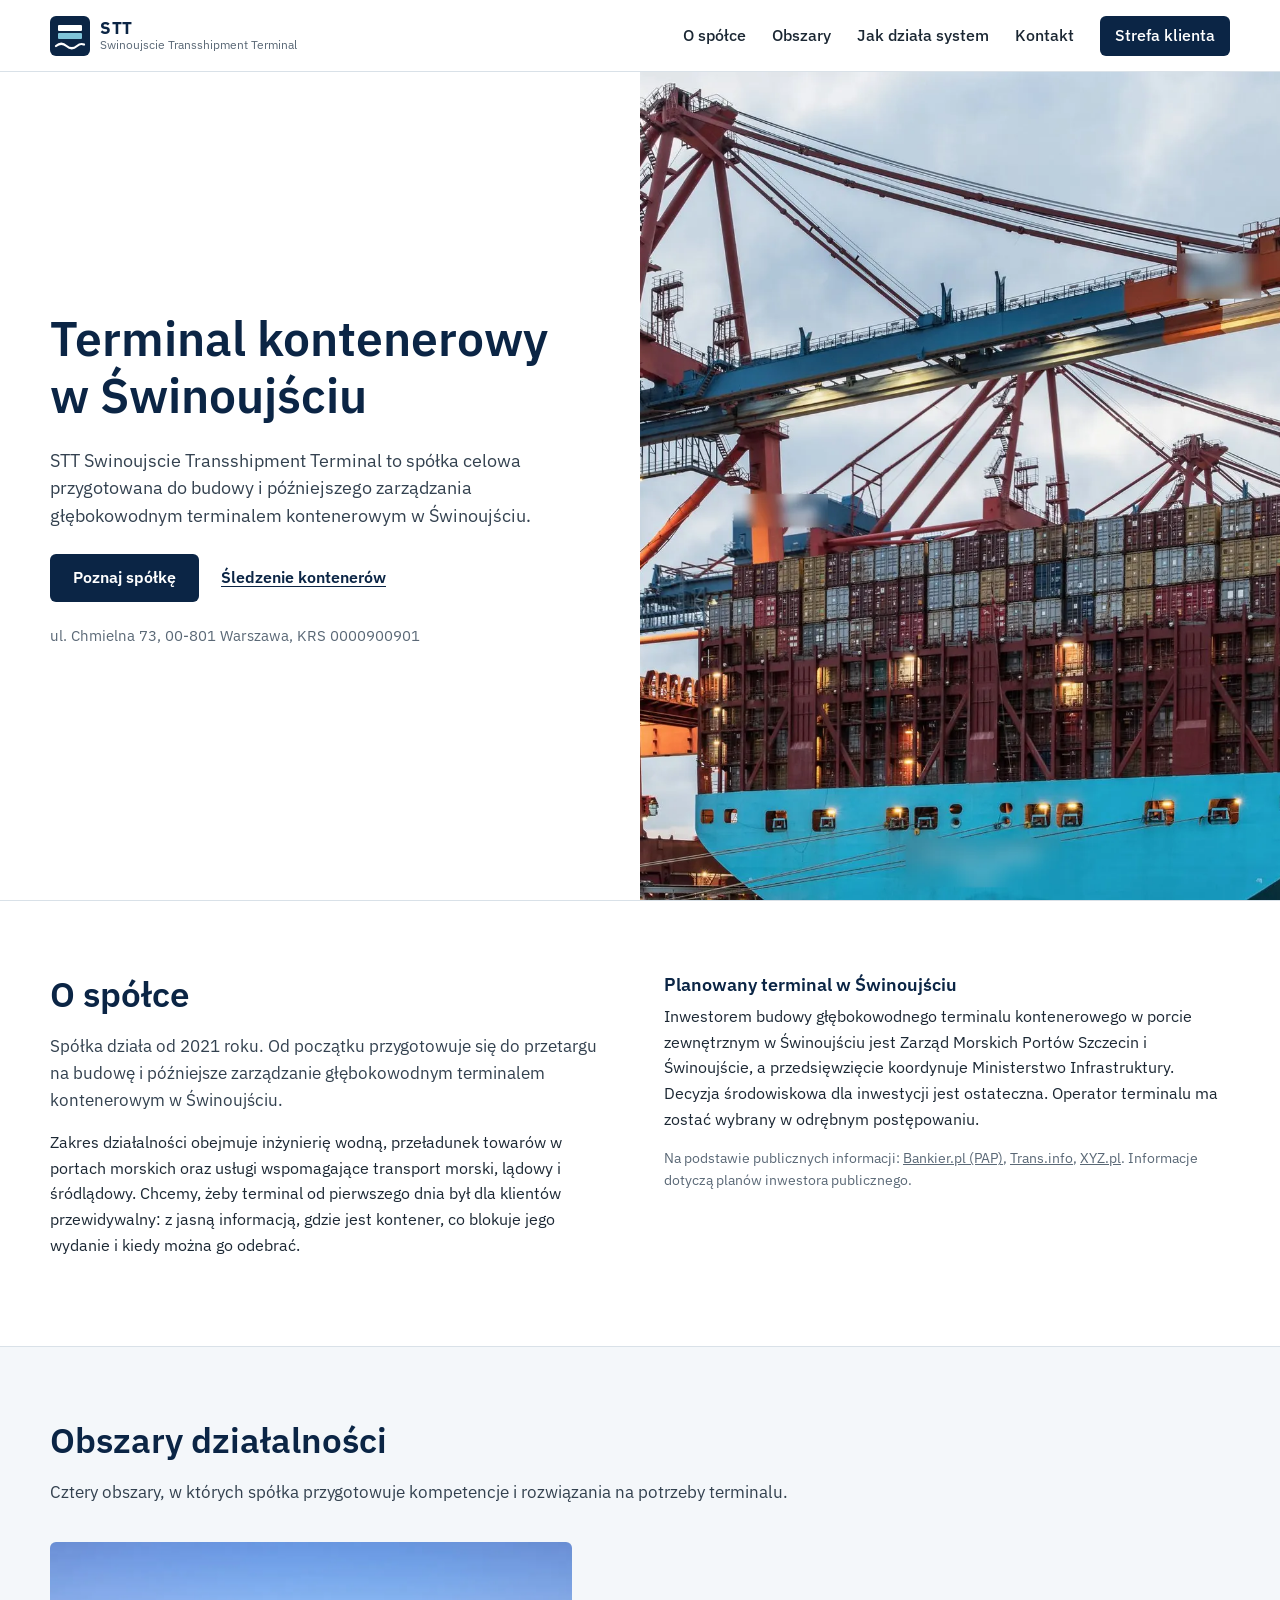
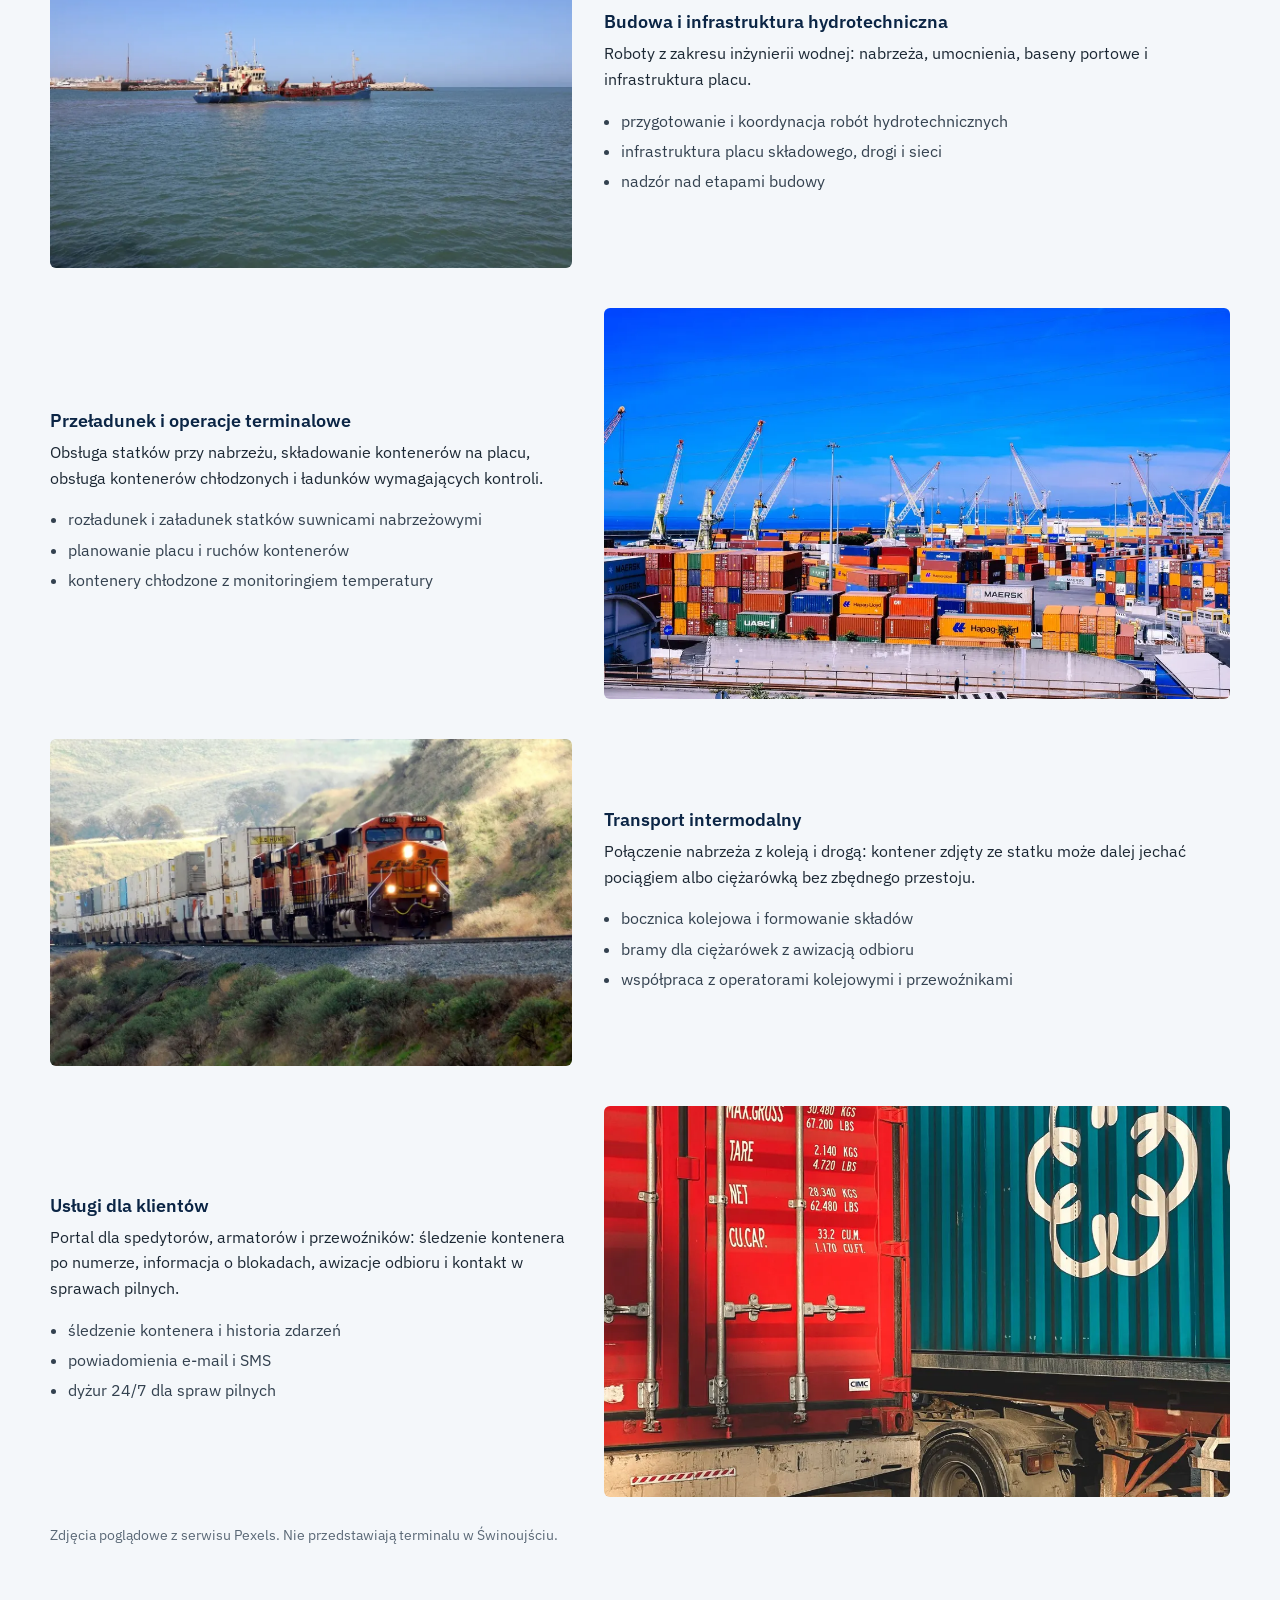
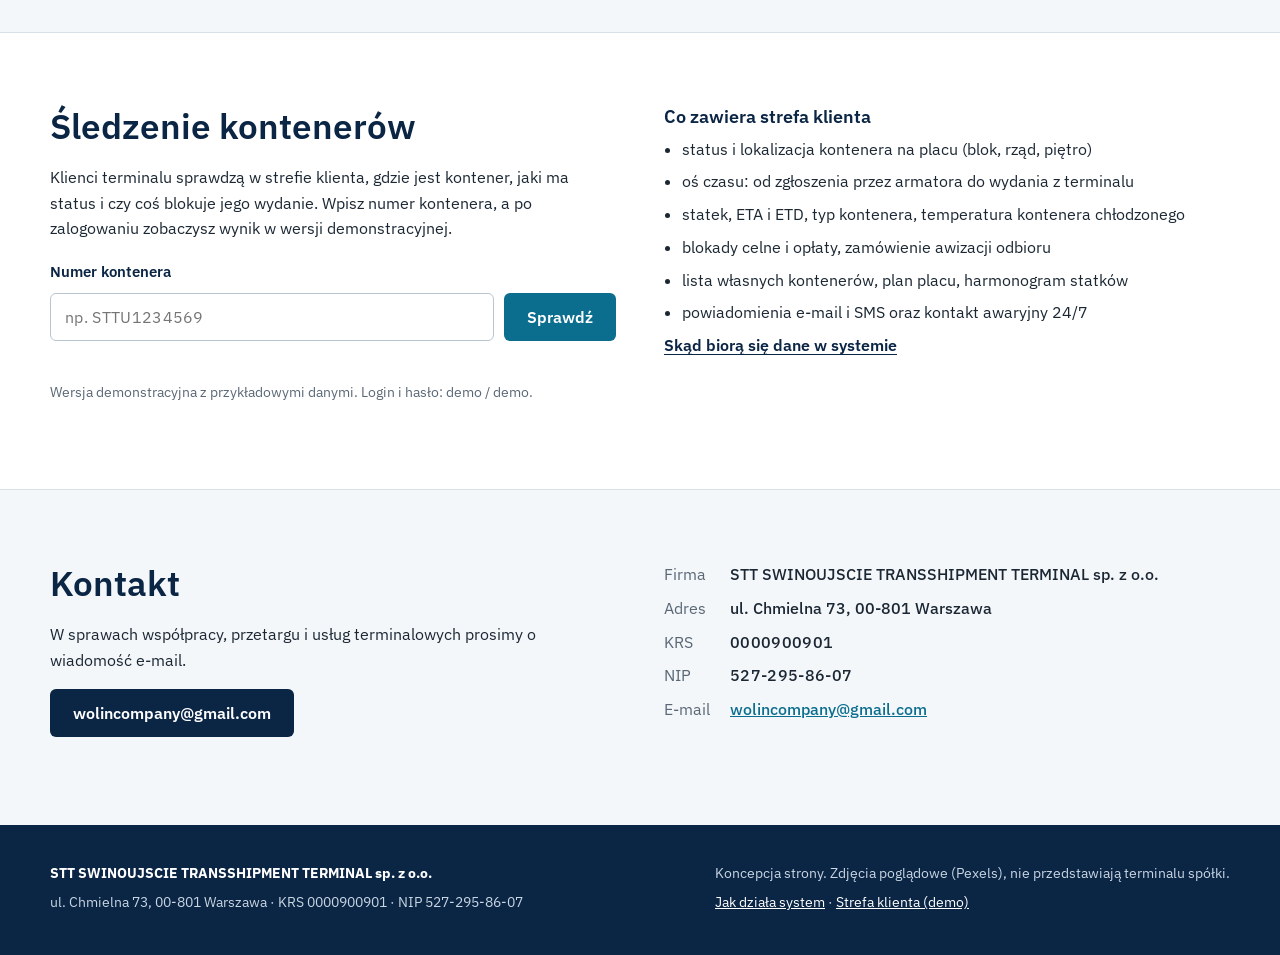
<file: index.html>
<!doctype html>
<html lang="pl">
<head>
<meta charset="utf-8">
<meta name="viewport" content="width=device-width, initial-scale=1, viewport-fit=cover">
<meta name="robots" content="noindex, nofollow">
<title>STT Swinoujscie Transshipment Terminal sp. z o.o.</title>
<meta name="description" content="Spółka celowa przygotowana do budowy i obsługi głębokowodnego terminalu kontenerowego w Świnoujściu. Strefa klienta ze śledzeniem kontenerów.">
<meta property="og:title" content="STT Swinoujscie Transshipment Terminal">
<meta property="og:description" content="Budowa i obsługa terminalu kontenerowego w Świnoujściu. Śledzenie kontenerów dla klientów.">
<meta property="og:image" content="img/og.jpg">
<link rel="icon" href="img/favicon.png">
<link rel="preconnect" href="https://fonts.googleapis.com">
<link rel="preconnect" href="https://fonts.gstatic.com" crossorigin>
<link href="https://fonts.googleapis.com/css2?family=IBM+Plex+Sans:wght@400;500;600&display=swap" rel="stylesheet">
<link rel="preload" as="image" href="img/hero.webp">
<link rel="stylesheet" href="style.css">
<script type="application/ld+json">
{"@context":"https://schema.org","@type":"Organization","name":"STT SWINOUJSCIE TRANSSHIPMENT TERMINAL sp. z o.o.","email":"wolincompany@gmail.com","taxID":"5272958607","address":{"@type":"PostalAddress","streetAddress":"ul. Chmielna 73","postalCode":"00-801","addressLocality":"Warszawa","addressCountry":"PL"}}
</script>
</head>
<body>
<header class="top">
  <div class="wrap">
    <a class="logo" href="index.html" aria-label="STT, strona główna">
      <svg width="40" height="40" viewBox="0 0 40 40" aria-hidden="true"><rect width="40" height="40" rx="6" fill="#0b2545"/><rect x="8" y="9" width="24" height="6" rx="1" fill="#fff"/><rect x="8" y="17" width="24" height="6" rx="1" fill="#7fc3d9"/><path d="M6 30c3.5-3 7-3 10.5 0s7 3 10.5 0 5-2.4 7-1.4" fill="none" stroke="#fff" stroke-width="2.2" stroke-linecap="round"/></svg>
      <div><b>STT</b><span>Swinoujscie Transshipment Terminal</span></div>
    </a>
    <button id="burger" aria-label="Menu" aria-expanded="false" aria-controls="menu"><span></span></button>
    <nav class="menu" id="menu">
      <a href="#spolka">O spółce</a>
      <a href="#obszary">Obszary</a>
      <a href="system.html">Jak działa system</a>
      <a href="#kontakt">Kontakt</a>
      <a class="btn btn-g btn-s" href="portal.html">Strefa klienta</a>
    </nav>
  </div>
</header>

<main>
  <section class="hero" id="start">
    <div class="hero-foto"><img src="img/hero.webp" alt="Kontenerowiec przy nabrzeżu pod suwnicami (zdjęcie poglądowe)" width="1920" height="1280" fetchpriority="high"></div>
    <div class="hero-in">
      <h1>Terminal kontenerowy w Świnoujściu</h1>
      <p class="lead">STT Swinoujscie Transshipment Terminal to spółka celowa przygotowana do budowy i późniejszego zarządzania głębokowodnym terminalem kontenerowym w Świnoujściu.</p>
      <div class="akcje">
        <a class="btn btn-g" href="#spolka" id="hero-cta">Poznaj spółkę</a>
        <a class="link" href="portal.html">Śledzenie kontenerów</a>
      </div>
      <p class="info">ul. Chmielna 73, 00-801 Warszawa, KRS 0000900901</p>
    </div>
  </section>

  <section class="sek" id="spolka">
    <div class="wrap dwie">
      <div>
        <h2>O spółce</h2>
        <p class="wstep">Spółka działa od 2021 roku. Od początku przygotowuje się do przetargu na budowę i późniejsze zarządzanie głębokowodnym terminalem kontenerowym w Świnoujściu.</p>
        <p>Zakres działalności obejmuje inżynierię wodną, przeładunek towarów w portach morskich oraz usługi wspomagające transport morski, lądowy i śródlądowy. Chcemy, żeby terminal od pierwszego dnia był dla klientów przewidywalny: z jasną informacją, gdzie jest kontener, co blokuje jego wydanie i kiedy można go odebrać.</p>
      </div>
      <div>
        <h3>Planowany terminal w Świnoujściu</h3>
        <p>Inwestorem budowy głębokowodnego terminalu kontenerowego w porcie zewnętrznym w Świnoujściu jest Zarząd Morskich Portów Szczecin i Świnoujście, a przedsięwzięcie koordynuje Ministerstwo Infrastruktury. Decyzja środowiskowa dla inwestycji jest ostateczna. Operator terminalu ma zostać wybrany w odrębnym postępowaniu.</p>
        <p class="przypis">Na podstawie publicznych informacji: <a href="https://www.bankier.pl/wiadomosc/Terminal-kontenerowy-w-Swinoujsciu-Decyzja-srodowiskowa-jest-ostateczna-8886339.html" target="_blank" rel="noopener">Bankier.pl (PAP)</a>, <a href="https://trans.info/pl/glebokowodny-terminal-kontenerowy-w-swinoujsciu-ofni-352496" target="_blank" rel="noopener">Trans.info</a>, <a href="https://xyz.pl/?p=133083" target="_blank" rel="noopener">XYZ.pl</a>. Informacje dotyczą planów inwestora publicznego.</p>
      </div>
    </div>
  </section>

  <section class="sek jasna" id="obszary">
    <div class="wrap">
      <h2>Obszary działalności</h2>
      <p class="wstep">Cztery obszary, w których spółka przygotowuje kompetencje i rozwiązania na potrzeby terminalu.</p>
      <div class="obszary">
        <article class="obszar">
          <div class="obszar-foto"><img src="img/hydro.webp" alt="Pogłębiarka na morzu" loading="lazy" width="1100" height="733"></div>
          <div>
            <h3>Budowa i infrastruktura hydrotechniczna</h3>
            <p>Roboty z zakresu inżynierii wodnej: nabrzeża, umocnienia, baseny portowe i infrastruktura placu.</p>
            <ul><li>przygotowanie i koordynacja robót hydrotechnicznych</li><li>infrastruktura placu składowego, drogi i sieci</li><li>nadzór nad etapami budowy</li></ul>
          </div>
        </article>
        <article class="obszar">
          <div class="obszar-foto"><img src="img/przeladunek.webp" alt="Plac kontenerowy z suwnicami nabrzeżowymi" loading="lazy" width="1100" height="733"></div>
          <div>
            <h3>Przeładunek i operacje terminalowe</h3>
            <p>Obsługa statków przy nabrzeżu, składowanie kontenerów na placu, obsługa kontenerów chłodzonych i ładunków wymagających kontroli.</p>
            <ul><li>rozładunek i załadunek statków suwnicami nabrzeżowymi</li><li>planowanie placu i ruchów kontenerów</li><li>kontenery chłodzone z monitoringiem temperatury</li></ul>
          </div>
        </article>
        <article class="obszar">
          <div class="obszar-foto"><img src="img/intermodal.webp" alt="Pociąg z kontenerami" loading="lazy" width="1100" height="825"></div>
          <div>
            <h3>Transport intermodalny</h3>
            <p>Połączenie nabrzeża z koleją i drogą: kontener zdjęty ze statku może dalej jechać pociągiem albo ciężarówką bez zbędnego przestoju.</p>
            <ul><li>bocznica kolejowa i formowanie składów</li><li>bramy dla ciężarówek z awizacją odbioru</li><li>współpraca z operatorami kolejowymi i przewoźnikami</li></ul>
          </div>
        </article>
        <article class="obszar">
          <div class="obszar-foto"><img src="img/brama.webp" alt="Ciężarówka z kontenerem" loading="lazy" width="1100" height="1467" style="object-position:50% 60%"></div>
          <div>
            <h3>Usługi dla klientów</h3>
            <p>Portal dla spedytorów, armatorów i przewoźników: śledzenie kontenera po numerze, informacja o blokadach, awizacje odbioru i kontakt w sprawach pilnych.</p>
            <ul><li>śledzenie kontenera i historia zdarzeń</li><li>powiadomienia e-mail i SMS</li><li>dyżur 24/7 dla spraw pilnych</li></ul>
          </div>
        </article>
      </div>
      <p class="przypis" style="margin-top:28px">Zdjęcia poglądowe z serwisu Pexels. Nie przedstawiają terminalu w Świnoujściu.</p>
    </div>
  </section>

  <section class="sek" id="sledzenie">
    <div class="wrap dwie">
      <div>
        <h2>Śledzenie kontenerów</h2>
        <p>Klienci terminalu sprawdzą w strefie klienta, gdzie jest kontener, jaki ma status i czy coś blokuje jego wydanie. Wpisz numer kontenera, a po zalogowaniu zobaczysz wynik w wersji demonstracyjnej.</p>
        <form class="sledz-pub" id="pub-form" novalidate>
          <label class="et" for="pub-nr" style="flex:1 1 100%;margin:0">Numer kontenera</label>
          <input class="pole num" id="pub-nr" name="nr" placeholder="np. STTU1234569" autocomplete="off" maxlength="13" spellcheck="false">
          <button class="btn btn-m" type="submit">Sprawdź</button>
        </form>
        <p class="komunikat" id="pub-kom" aria-live="polite"></p>
        <p class="przypis">Wersja demonstracyjna z przykładowymi danymi. Login i hasło: demo / demo.</p>
      </div>
      <div>
        <h3>Co zawiera strefa klienta</h3>
        <ul class="lista-funkcji">
          <li>status i lokalizacja kontenera na placu (blok, rząd, piętro)</li>
          <li>oś czasu: od zgłoszenia przez armatora do wydania z terminalu</li>
          <li>statek, ETA i ETD, typ kontenera, temperatura kontenera chłodzonego</li>
          <li>blokady celne i opłaty, zamówienie awizacji odbioru</li>
          <li>lista własnych kontenerów, plan placu, harmonogram statków</li>
          <li>powiadomienia e-mail i SMS oraz kontakt awaryjny 24/7</li>
        </ul>
        <p><a class="link" href="system.html">Skąd biorą się dane w systemie</a></p>
      </div>
    </div>
  </section>

  <section class="sek jasna" id="kontakt">
    <div class="wrap dwie">
      <div>
        <h2>Kontakt</h2>
        <p>W sprawach współpracy, przetargu i usług terminalowych prosimy o wiadomość e-mail.</p>
        <p><a class="btn btn-g" href="mailto:wolincompany@gmail.com">wolincompany@gmail.com</a></p>
      </div>
      <dl class="dane">
        <dt>Firma</dt><dd>STT SWINOUJSCIE TRANSSHIPMENT TERMINAL sp. z o.o.</dd>
        <dt>Adres</dt><dd>ul. Chmielna 73, 00-801 Warszawa</dd>
        <dt>KRS</dt><dd class="num">0000900901</dd>
        <dt>NIP</dt><dd class="num">527-295-86-07</dd>
        <dt>E-mail</dt><dd><a href="mailto:wolincompany@gmail.com">wolincompany@gmail.com</a></dd>
      </dl>
    </div>
  </section>
</main>

<footer class="stopka">
  <div class="wrap">
    <div>
      <p><b style="color:#fff">STT SWINOUJSCIE TRANSSHIPMENT TERMINAL sp. z o.o.</b></p>
      <p>ul. Chmielna 73, 00-801 Warszawa · KRS 0000900901 · NIP 527-295-86-07</p>
    </div>
    <div>
      <p>Koncepcja strony. Zdjęcia poglądowe (Pexels), nie przedstawiają terminalu spółki.</p>
      <p><a href="system.html">Jak działa system</a> · <a href="portal.html">Strefa klienta (demo)</a></p>
    </div>
  </div>
</footer>

<div id="mob">
  <a class="btn btn-o" href="mailto:wolincompany@gmail.com">E-mail</a>
  <a class="btn btn-g" href="portal.html">Strefa klienta</a>
</div>
<script src="iso6346.js"></script>
<script src="app.js"></script>
</body>
</html>
</file>
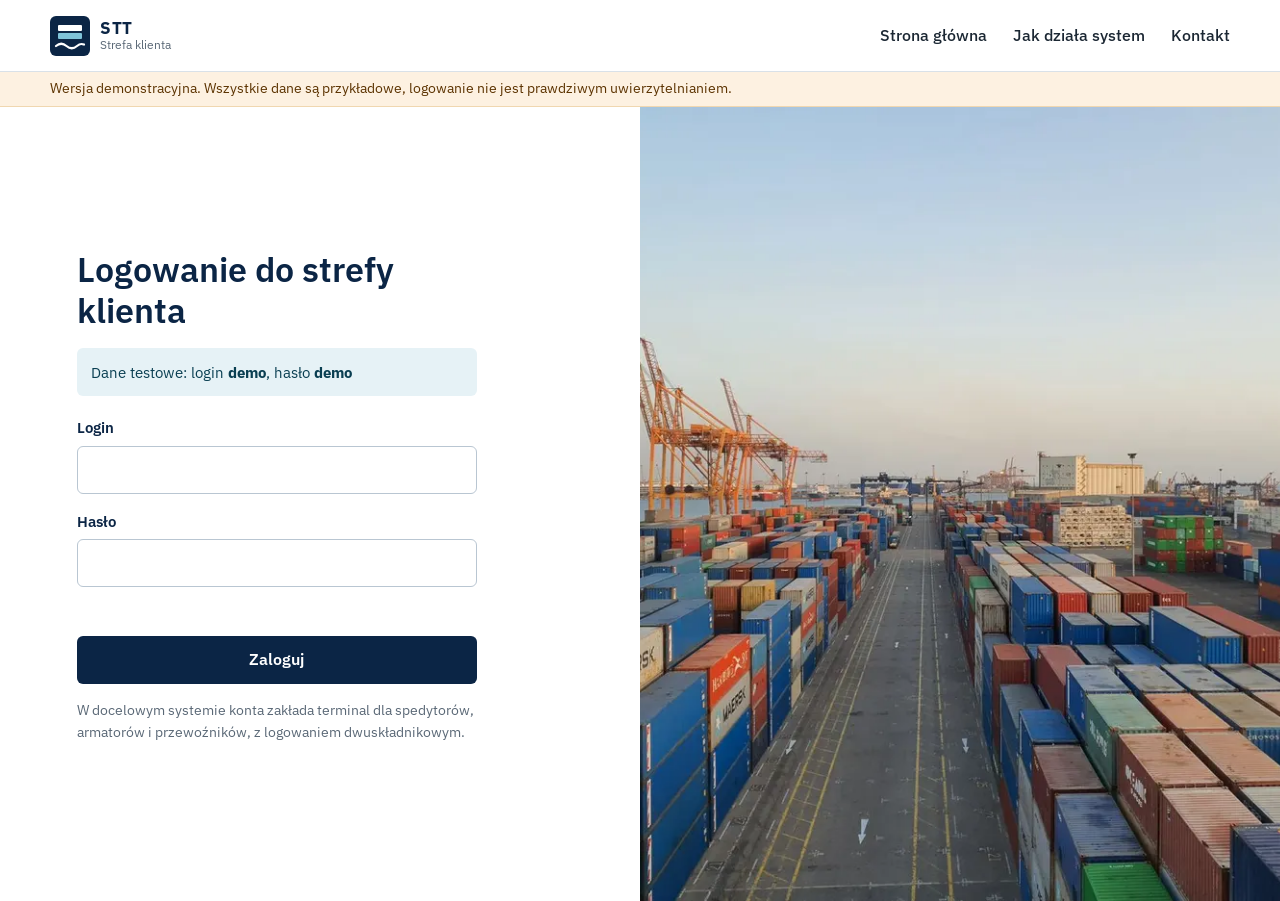
<file: portal.html>
<!doctype html>
<html lang="pl">
<head>
<meta charset="utf-8">
<meta name="viewport" content="width=device-width, initial-scale=1, viewport-fit=cover">
<meta name="robots" content="noindex, nofollow">
<title>Strefa klienta (demo) | STT Swinoujscie Transshipment Terminal</title>
<meta name="description" content="Wersja demonstracyjna strefy klienta: śledzenie kontenera, moje kontenery, plan placu, harmonogram statków.">
<link rel="icon" href="img/favicon.png">
<link rel="preconnect" href="https://fonts.googleapis.com">
<link rel="preconnect" href="https://fonts.gstatic.com" crossorigin>
<link href="https://fonts.googleapis.com/css2?family=IBM+Plex+Sans:wght@400;500;600&display=swap" rel="stylesheet">
<link rel="stylesheet" href="style.css">
</head>
<body class="strona-portal">
<header class="top">
  <div class="wrap">
    <a class="logo" href="index.html" aria-label="STT, strona główna">
      <svg width="40" height="40" viewBox="0 0 40 40" aria-hidden="true"><rect width="40" height="40" rx="6" fill="#0b2545"/><rect x="8" y="9" width="24" height="6" rx="1" fill="#fff"/><rect x="8" y="17" width="24" height="6" rx="1" fill="#7fc3d9"/><path d="M6 30c3.5-3 7-3 10.5 0s7 3 10.5 0 5-2.4 7-1.4" fill="none" stroke="#fff" stroke-width="2.2" stroke-linecap="round"/></svg>
      <div><b>STT</b><span>Strefa klienta</span></div>
    </a>
    <button id="burger" aria-label="Menu" aria-expanded="false" aria-controls="menu"><span></span></button>
    <nav class="menu" id="menu">
      <a href="index.html">Strona główna</a>
      <a href="system.html">Jak działa system</a>
      <a href="index.html#kontakt">Kontakt</a>
      <a href="#" id="wyloguj-menu" hidden>Wyloguj</a>
    </nav>
  </div>
</header>
<div class="demo-pas"><div class="wrap"><span>Wersja demonstracyjna. Wszystkie dane są przykładowe, logowanie nie jest prawdziwym uwierzytelnianiem.</span></div></div>

<main>
  <!-- LOGOWANIE -->
  <section class="logowanie" id="ekran-log">
    <div class="log-in">
      <form id="log-form" novalidate>
        <h1>Logowanie do strefy klienta</h1>
        <p class="podpowiedz">Dane testowe: login <b>demo</b>, hasło <b>demo</b></p>
        <div class="f-rzad"><label class="et" for="login">Login</label><input class="pole" id="login" name="login" autocomplete="username" autocapitalize="none" spellcheck="false"></div>
        <div class="f-rzad"><label class="et" for="haslo">Hasło</label><input class="pole" id="haslo" name="haslo" type="password" autocomplete="current-password"></div>
        <p class="komunikat" id="log-kom" aria-live="polite"></p>
        <button class="btn btn-g" type="submit" style="width:100%">Zaloguj</button>
        <p class="przypis" style="margin-top:16px">W docelowym systemie konta zakłada terminal dla spedytorów, armatorów i przewoźników, z logowaniem dwuskładnikowym.</p>
      </form>
    </div>
    <div class="log-foto"><img src="img/plac.webp" alt="Plac kontenerowy (zdjęcie poglądowe)" width="1100" height="825"></div>
  </section>

  <!-- PORTAL -->
  <section class="portal" id="ekran-portal" hidden>
    <aside class="boczne">
      <div class="kto"><b>Spedycja Przykładowa sp. z o.o.</b>konto demonstracyjne</div>
      <div class="zakl" role="tablist" aria-label="Sekcje strefy klienta">
        <button role="tab" aria-selected="true" data-p="sledz"><svg width="18" height="18" viewBox="0 0 24 24" fill="none" stroke="currentColor" stroke-width="2"><circle cx="11" cy="11" r="7"/><path d="m20 20-4-4"/></svg>Śledź kontener</button>
        <button role="tab" aria-selected="false" data-p="moje"><svg width="18" height="18" viewBox="0 0 24 24" fill="none" stroke="currentColor" stroke-width="2"><rect x="3" y="6" width="18" height="12" rx="1"/><path d="M8 6v12M13 6v12"/></svg>Moje kontenery</button>
        <button role="tab" aria-selected="false" data-p="mapa"><svg width="18" height="18" viewBox="0 0 24 24" fill="none" stroke="currentColor" stroke-width="2"><path d="M3 6l6-2 6 2 6-2v14l-6 2-6-2-6 2z"/><path d="M9 4v14M15 6v14"/></svg>Plan placu</button>
        <button role="tab" aria-selected="false" data-p="statki"><svg width="18" height="18" viewBox="0 0 24 24" fill="none" stroke="currentColor" stroke-width="2"><path d="M3 15h18l-2 5H5z"/><path d="M6 15V9h12v6M10 9V5h4v4"/></svg>Harmonogram statków</button>
        <button role="tab" aria-selected="false" data-p="powiad"><svg width="18" height="18" viewBox="0 0 24 24" fill="none" stroke="currentColor" stroke-width="2"><path d="M6 16V11a6 6 0 1 1 12 0v5l2 2H4z"/><path d="M10 20a2 2 0 0 0 4 0"/></svg>Powiadomienia</button>
        <button role="tab" aria-selected="false" data-p="kontakt"><svg width="18" height="18" viewBox="0 0 24 24" fill="none" stroke="currentColor" stroke-width="2"><path d="M5 4h4l2 5-3 2a11 11 0 0 0 5 5l2-3 5 2v4a2 2 0 0 1-2 2A17 17 0 0 1 3 6a2 2 0 0 1 2-2"/></svg>Kontakt 24/7</button>
      </div>
      <div class="wyloguj"><button class="btn btn-o btn-s" id="wyloguj" type="button">Wyloguj</button></div>
    </aside>

    <div class="tresc">
      <!-- SLEDZ -->
      <div class="panel" id="p-sledz" role="tabpanel">
        <h1>Śledź kontener</h1>
        <p class="pod">Numer kontenera wg ISO 6346: 4 litery i 7 cyfr, ostatnia to cyfra kontrolna.</p>
        <form class="szuk" id="szuk-form" novalidate>
          <label class="et" for="nr" style="flex:1 1 100%;margin:0">Numer kontenera</label>
          <input class="pole" id="nr" name="nr" placeholder="np. STTU 123456 9" autocomplete="off" maxlength="15" spellcheck="false" aria-describedby="szuk-kom">
          <button class="btn btn-m" type="submit">Szukaj</button>
        </form>
        <div class="przyklady">Przykładowe numery: <button type="button" data-nr="STTU1234569">STTU 123456 9</button><button type="button" data-nr="BALU7654328">BALU 765432 8</button><button type="button" data-nr="PMRU3011221">PMRU 301122 1</button></div>
        <p class="komunikat" id="szuk-kom" aria-live="polite"></p>
        <div class="wynik" id="wynik" hidden></div>
      </div>

      <!-- MOJE -->
      <div class="panel" id="p-moje" role="tabpanel" hidden>
        <h1>Moje kontenery</h1>
        <p class="pod">Kontenery przypisane do konta (dane przykładowe). Kliknij wiersz, aby zobaczyć szczegóły.</p>
        <table class="tab" id="tab-moje">
          <thead><tr><th>Numer</th><th>Typ</th><th>Kierunek</th><th>Statek</th><th>Status</th><th>Lokalizacja</th></tr></thead>
          <tbody></tbody>
        </table>
      </div>

      <!-- MAPA -->
      <div class="panel" id="p-mapa" role="tabpanel" hidden>
        <h1>Plan placu</h1>
        <p class="pod">Schemat poglądowy, nie jest projektem terminalu. Kliknij blok, aby zobaczyć opis i kontenery.</p>
        <div class="mapa-wrap">
          <div id="mapa-svg"></div>
          <div>
            <div class="boks" id="mapa-info"><h3>Wybierz blok na planie</h3><p class="przypis" style="margin:0">Kolorem morskim zaznaczone są bloki z Twoimi kontenerami.</p></div>
            <div class="legenda">
              <div><i style="background:#c9d7e3"></i>blok kontenerów pełnych</div>
              <div><i style="background:#cfe7d8"></i>kontenery chłodzone (gniazda zasilania)</div>
              <div><i style="background:#ece3d2"></i>kontenery puste</div>
              <div><i style="background:#0b6e8f"></i>blok z Twoim kontenerem</div>
              <div><i style="background:#f3d9a8"></i>kontrola celna</div>
            </div>
          </div>
        </div>
      </div>

      <!-- STATKI -->
      <div class="panel" id="p-statki" role="tabpanel" hidden>
        <h1>Harmonogram statków</h1>
        <p class="pod">Przykładowy harmonogram. ETA aktualizowana na podstawie pozycji statku z systemu AIS.</p>
        <table class="tab bez-klik" id="tab-statki">
          <thead><tr><th>Statek</th><th>Rejs</th><th>Nabrzeże</th><th>ETA</th><th>ETD</th><th>Zamknięcie przyjęć</th><th>Status</th></tr></thead>
          <tbody></tbody>
        </table>
      </div>

      <!-- POWIADOMIENIA -->
      <div class="panel" id="p-powiad" role="tabpanel" hidden>
        <h1>Powiadomienia</h1>
        <p class="pod">Wybierz zdarzenia, o których chcesz dostać wiadomość. W wersji demo nic nie jest wysyłane.</p>
        <div class="dwie" style="gap:24px">
          <div class="boks">
            <h3>Dane kontaktowe</h3>
            <div class="f-rzad"><label class="et" for="pw-mail">E-mail</label><input class="pole" id="pw-mail" type="email" value="operacje@spedycja-przyklad.pl"></div>
            <div class="f-rzad" style="margin:0"><label class="et" for="pw-tel">Telefon do SMS</label><input class="pole" id="pw-tel" type="tel" value="+48 600 000 000"></div>
          </div>
          <div class="boks" id="pw-lista"></div>
        </div>
        <button class="btn btn-g" type="button" id="pw-zapisz">Zapisz ustawienia</button>
      </div>

      <!-- KONTAKT -->
      <div class="panel" id="p-kontakt" role="tabpanel" hidden>
        <h1>Kontakt awaryjny 24/7</h1>
        <p class="pod">Dyżur operacyjny terminalu w sprawach, które nie mogą czekać. Numery poniżej są przykładowe.</p>
        <div class="dwie" style="gap:24px">
          <div class="boks awaria">
            <h3>Dyżur operacyjny</h3>
            <p class="tel">+48 91 000 00 00</p>
            <p style="margin:0">dyzur@przyklad-terminal.pl<br>czynne całą dobę, także w święta</p>
          </div>
          <div class="boks">
            <h3>Kiedy dzwonić na dyżur</h3>
            <ul class="lista-funkcji" style="margin:0">
              <li>alarm temperatury lub zasilania kontenera chłodzonego</li>
              <li>uszkodzenie kontenera albo naruszona plomba</li>
              <li>towar niebezpieczny (ADR, IMDG), wyciek</li>
              <li>pilne wydanie poza oknem awizacji</li>
            </ul>
          </div>
        </div>
        <div class="boks" style="max-width:640px">
          <h3>Zgłoś sprawę pilną</h3>
          <form id="zgl-form" novalidate>
            <div class="f-rzad"><label class="et" for="zgl-nr">Numer kontenera (opcjonalnie)</label><input class="pole num" id="zgl-nr" maxlength="15" placeholder="np. BALU7654328"></div>
            <div class="f-rzad"><label class="et" for="zgl-opis">Opis</label><textarea class="pole" id="zgl-opis" rows="3" style="padding:10px 14px;min-height:90px;resize:vertical"></textarea></div>
            <p class="komunikat" id="zgl-kom" aria-live="polite"></p>
            <button class="btn btn-g" type="submit">Wyślij zgłoszenie (demo)</button>
          </form>
        </div>
      </div>
    </div>
  </section>
</main>

<div class="okno-tlo" id="okno-aw" hidden>
  <div class="okno" role="dialog" aria-modal="true" aria-labelledby="aw-tyt">
    <h2 id="aw-tyt">Awizacja odbioru</h2>
    <p class="przypis" id="aw-kont"></p>
    <form id="aw-form" novalidate>
      <div class="rzad2">
        <div class="f-rzad"><label class="et" for="aw-dzien">Dzień</label><select class="pole" id="aw-dzien"></select></div>
        <div class="f-rzad"><label class="et" for="aw-okno">Okno czasowe</label><select class="pole" id="aw-okno"><option>06:00-08:00</option><option>08:00-10:00</option><option selected>10:00-12:00</option><option>12:00-14:00</option><option>14:00-16:00</option><option>16:00-18:00</option><option>18:00-20:00</option></select></div>
      </div>
      <div class="rzad2">
        <div class="f-rzad"><label class="et" for="aw-rej">Nr rejestracyjny</label><input class="pole" id="aw-rej" placeholder="np. ZS 12345" autocapitalize="characters"></div>
        <div class="f-rzad"><label class="et" for="aw-nacz">Naczepa</label><input class="pole" id="aw-nacz" placeholder="np. ZS 9876A" autocapitalize="characters"></div>
      </div>
      <div class="f-rzad"><label class="et" for="aw-kier">Kierowca</label><input class="pole" id="aw-kier" placeholder="imię i nazwisko"></div>
      <p class="komunikat" id="aw-kom" aria-live="polite"></p>
      <div id="aw-potw"></div>
      <div class="stopka-okna"><button class="btn btn-o" type="button" id="aw-zamknij">Zamknij</button><button class="btn btn-g" type="submit" id="aw-wyslij">Zamów awizację</button></div>
    </form>
  </div>
</div>
<div class="toast" id="toast" hidden></div>
<script src="iso6346.js"></script>
<script src="app.js"></script>
<script src="portal.js"></script>
</body>
</html>
</file>
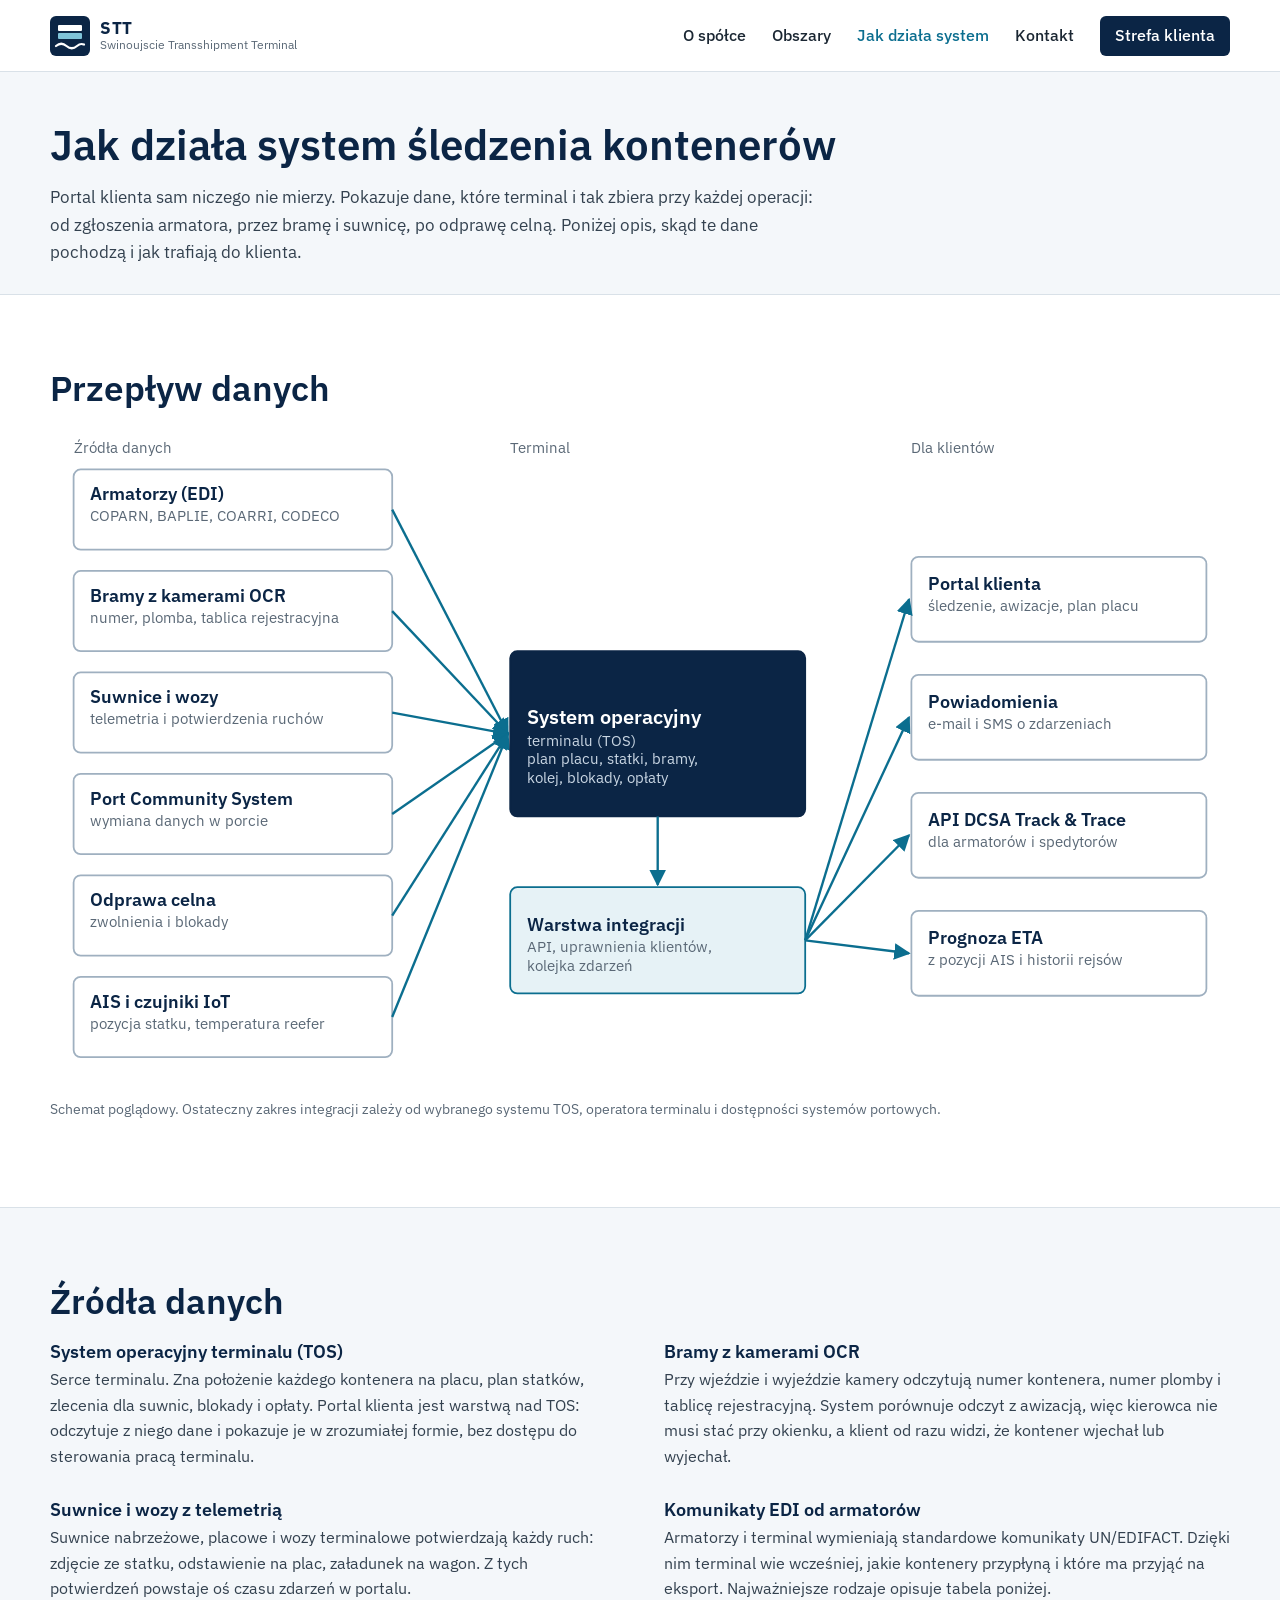
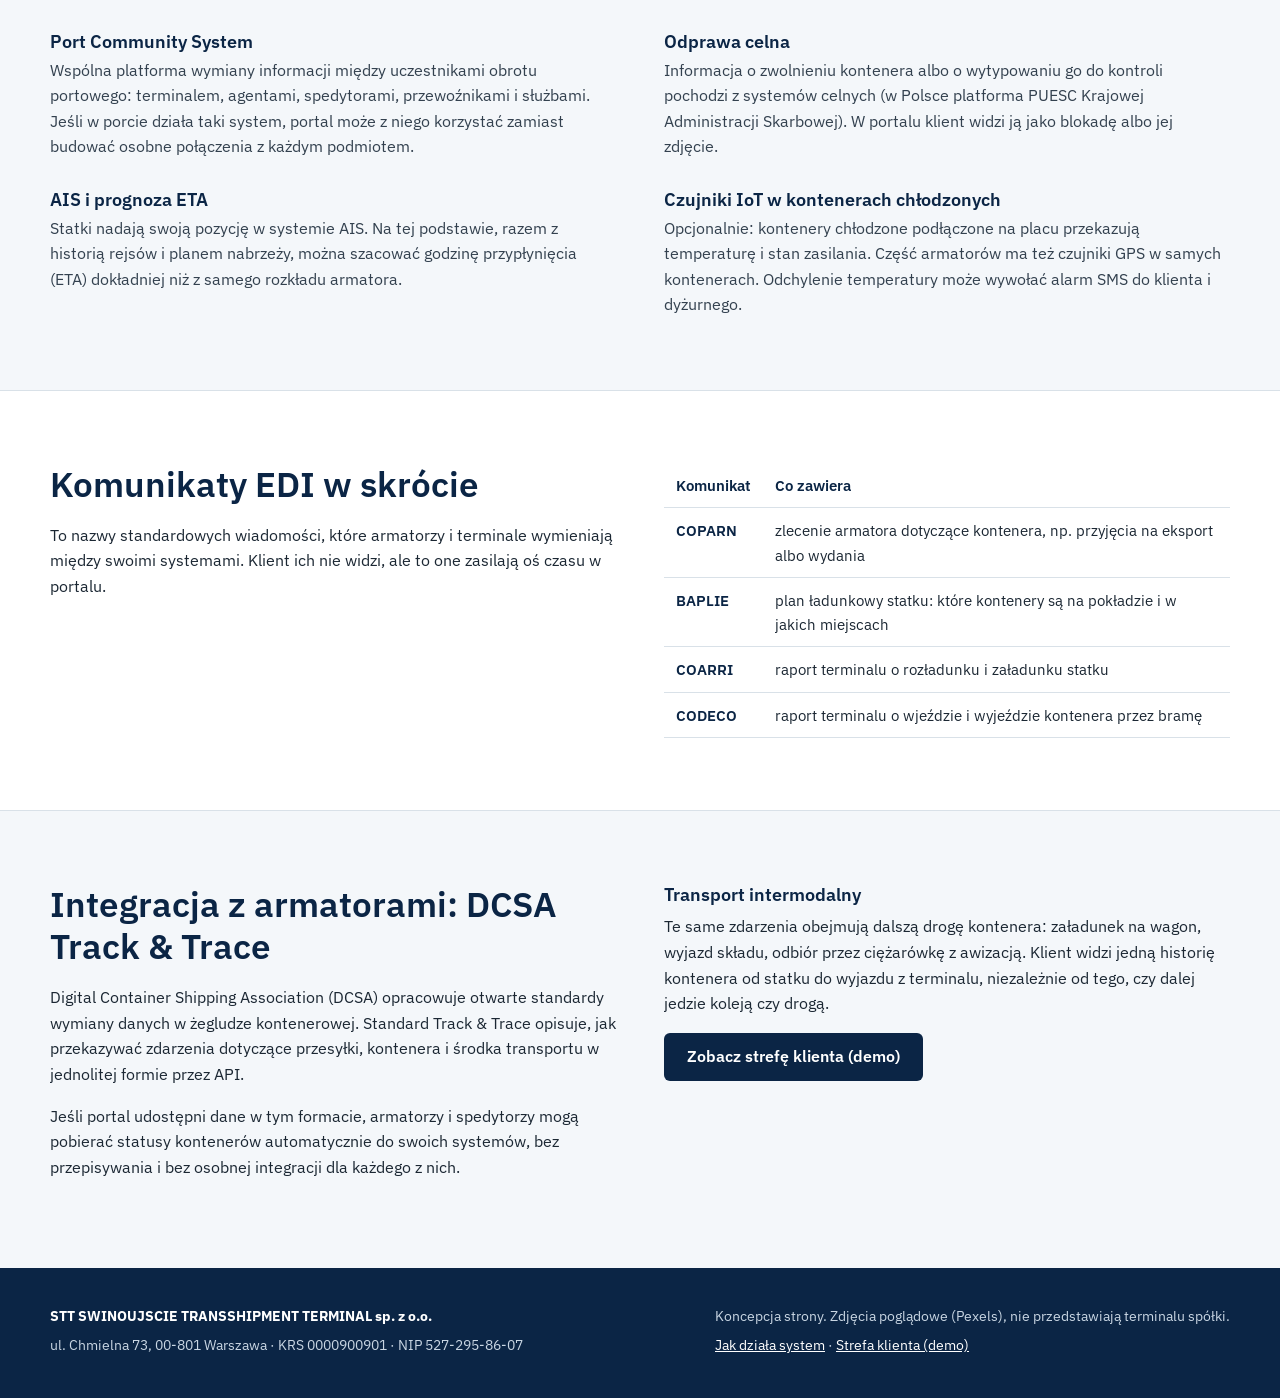
<file: system.html>
<!doctype html>
<html lang="pl">
<head>
<meta charset="utf-8">
<meta name="viewport" content="width=device-width, initial-scale=1, viewport-fit=cover">
<meta name="robots" content="noindex, nofollow">
<title>Jak działa system śledzenia | STT Swinoujscie Transshipment Terminal</title>
<meta name="description" content="Skąd biorą się dane o kontenerze: system operacyjny terminalu, bramy OCR, komunikaty EDI, odprawa celna, AIS i standard DCSA Track &amp; Trace.">
<meta property="og:title" content="STT Swinoujscie Transshipment Terminal">
<meta property="og:description" content="Budowa i obsługa terminalu kontenerowego w Świnoujściu. Śledzenie kontenerów dla klientów.">
<meta property="og:image" content="img/og.jpg">
<link rel="icon" href="img/favicon.png">
<link rel="preconnect" href="https://fonts.googleapis.com">
<link rel="preconnect" href="https://fonts.gstatic.com" crossorigin>
<link href="https://fonts.googleapis.com/css2?family=IBM+Plex+Sans:wght@400;500;600&display=swap" rel="stylesheet">
<link rel="stylesheet" href="style.css">
<script type="application/ld+json">
{"@context":"https://schema.org","@type":"Organization","name":"STT SWINOUJSCIE TRANSSHIPMENT TERMINAL sp. z o.o.","email":"wolincompany@gmail.com","taxID":"5272958607","address":{"@type":"PostalAddress","streetAddress":"ul. Chmielna 73","postalCode":"00-801","addressLocality":"Warszawa","addressCountry":"PL"}}
</script>
</head>
<body>
<header class="top">
  <div class="wrap">
    <a class="logo" href="index.html" aria-label="STT, strona główna">
      <svg width="40" height="40" viewBox="0 0 40 40" aria-hidden="true"><rect width="40" height="40" rx="6" fill="#0b2545"/><rect x="8" y="9" width="24" height="6" rx="1" fill="#fff"/><rect x="8" y="17" width="24" height="6" rx="1" fill="#7fc3d9"/><path d="M6 30c3.5-3 7-3 10.5 0s7 3 10.5 0 5-2.4 7-1.4" fill="none" stroke="#fff" stroke-width="2.2" stroke-linecap="round"/></svg>
      <div><b>STT</b><span>Swinoujscie Transshipment Terminal</span></div>
    </a>
    <button id="burger" aria-label="Menu" aria-expanded="false" aria-controls="menu"><span></span></button>
    <nav class="menu" id="menu">
      <a href="index.html#spolka">O spółce</a>
      <a href="index.html#obszary">Obszary</a>
      <a href="system.html" class="akt" aria-current="page">Jak działa system</a>
      <a href="index.html#kontakt">Kontakt</a>
      <a class="btn btn-g btn-s" href="portal.html">Strefa klienta</a>
    </nav>
  </div>
</header>

<main>
  <section class="naglowek-pod">
    <div class="wrap">
      <h1>Jak działa system śledzenia kontenerów</h1>
      <p>Portal klienta sam niczego nie mierzy. Pokazuje dane, które terminal i tak zbiera przy każdej operacji: od zgłoszenia armatora, przez bramę i suwnicę, po odprawę celną. Poniżej opis, skąd te dane pochodzą i jak trafiają do klienta.</p>
    </div>
  </section>

  <section class="sek" style="border-top:0">
    <div class="wrap">
      <h2>Przepływ danych</h2>
      <figure class="schemat">
        <div class="schemat-pc"><svg viewBox="0 0 1000 560" role="img" aria-label="Schemat przepływu danych do portalu klienta" font-family="IBM Plex Sans, sans-serif"><defs><marker id="gr" viewBox="0 0 10 10" refX="9" refY="5" markerWidth="7" markerHeight="7" orient="auto-start-reverse"><path d="M0 0L10 5L0 10z" fill="#0b6e8f"/></marker></defs><text x="20" y="22" font-size="13" fill="#5a6876">Źródła danych</text><text x="390" y="22" font-size="13" fill="#5a6876">Terminal</text><text x="730" y="22" font-size="13" fill="#5a6876">Dla klientów</text><rect x="20" y="36" width="270" height="68" rx="6" fill="#fff" stroke="#9fb0c0" stroke-width="1.5"/><text x="34" y="62.0" font-size="15" font-weight="600" fill="#0b2545">Armatorzy (EDI)</text><text x="34" y="80.0" font-size="12.5" fill="#5a6876">COPARN, BAPLIE, COARRI, CODECO</text><line x1="290" y1="70" x2="388" y2="260" stroke="#0b6e8f" stroke-width="2" marker-end="url(#gr)"/><rect x="20" y="122" width="270" height="68" rx="6" fill="#fff" stroke="#9fb0c0" stroke-width="1.5"/><text x="34" y="148.0" font-size="15" font-weight="600" fill="#0b2545">Bramy z kamerami OCR</text><text x="34" y="166.0" font-size="12.5" fill="#5a6876">numer, plomba, tablica rejestracyjna</text><line x1="290" y1="156" x2="388" y2="260" stroke="#0b6e8f" stroke-width="2" marker-end="url(#gr)"/><rect x="20" y="208" width="270" height="68" rx="6" fill="#fff" stroke="#9fb0c0" stroke-width="1.5"/><text x="34" y="234.0" font-size="15" font-weight="600" fill="#0b2545">Suwnice i wozy</text><text x="34" y="252.0" font-size="12.5" fill="#5a6876">telemetria i potwierdzenia ruchów</text><line x1="290" y1="242" x2="388" y2="260" stroke="#0b6e8f" stroke-width="2" marker-end="url(#gr)"/><rect x="20" y="294" width="270" height="68" rx="6" fill="#fff" stroke="#9fb0c0" stroke-width="1.5"/><text x="34" y="320.0" font-size="15" font-weight="600" fill="#0b2545">Port Community System</text><text x="34" y="338.0" font-size="12.5" fill="#5a6876">wymiana danych w porcie</text><line x1="290" y1="328" x2="388" y2="260" stroke="#0b6e8f" stroke-width="2" marker-end="url(#gr)"/><rect x="20" y="380" width="270" height="68" rx="6" fill="#fff" stroke="#9fb0c0" stroke-width="1.5"/><text x="34" y="406.0" font-size="15" font-weight="600" fill="#0b2545">Odprawa celna</text><text x="34" y="424.0" font-size="12.5" fill="#5a6876">zwolnienia i blokady</text><line x1="290" y1="414" x2="388" y2="260" stroke="#0b6e8f" stroke-width="2" marker-end="url(#gr)"/><rect x="20" y="466" width="270" height="68" rx="6" fill="#fff" stroke="#9fb0c0" stroke-width="1.5"/><text x="34" y="492.0" font-size="15" font-weight="600" fill="#0b2545">AIS i czujniki IoT</text><text x="34" y="510.0" font-size="12.5" fill="#5a6876">pozycja statku, temperatura reefer</text><line x1="290" y1="500" x2="388" y2="260" stroke="#0b6e8f" stroke-width="2" marker-end="url(#gr)"/><rect x="390" y="190" width="250" height="140" rx="6" fill="#0b2545" stroke="#0b2545" stroke-width="1.5"/><text x="404" y="252.0" font-size="17" font-weight="600" fill="#fff">System operacyjny</text><text x="404" y="270.0" font-size="13" fill="#c9d6e3">terminalu (TOS)</text><text x="404" y="286.0" font-size="13" fill="#c9d6e3">plan placu, statki, bramy,</text><text x="404" y="302.0" font-size="13" fill="#c9d6e3">kolej, blokady, opłaty</text><line x1="515" y1="330" x2="515" y2="388" stroke="#0b6e8f" stroke-width="2" marker-end="url(#gr)"/><rect x="390" y="390" width="250" height="90" rx="6" fill="#e6f2f6" stroke="#0b6e8f" stroke-width="1.5"/><text x="404" y="427.0" font-size="15" font-weight="600" fill="#0b2545">Warstwa integracji</text><text x="404" y="445.0" font-size="12.5" fill="#5a6876">API, uprawnienia klientów,</text><text x="404" y="461.0" font-size="12.5" fill="#5a6876">kolejka zdarzeń</text><rect x="730" y="110" width="250" height="72" rx="6" fill="#fff" stroke="#9fb0c0" stroke-width="1.5"/><text x="744" y="138.0" font-size="15" font-weight="600" fill="#0b2545">Portal klienta</text><text x="744" y="156.0" font-size="12.5" fill="#5a6876">śledzenie, awizacje, plan placu</text><line x1="640" y1="435" x2="728" y2="146" stroke="#0b6e8f" stroke-width="2" marker-end="url(#gr)"/><rect x="730" y="210" width="250" height="72" rx="6" fill="#fff" stroke="#9fb0c0" stroke-width="1.5"/><text x="744" y="238.0" font-size="15" font-weight="600" fill="#0b2545">Powiadomienia</text><text x="744" y="256.0" font-size="12.5" fill="#5a6876">e-mail i SMS o zdarzeniach</text><line x1="640" y1="435" x2="728" y2="246" stroke="#0b6e8f" stroke-width="2" marker-end="url(#gr)"/><rect x="730" y="310" width="250" height="72" rx="6" fill="#fff" stroke="#9fb0c0" stroke-width="1.5"/><text x="744" y="338.0" font-size="15" font-weight="600" fill="#0b2545">API DCSA Track & Trace</text><text x="744" y="356.0" font-size="12.5" fill="#5a6876">dla armatorów i spedytorów</text><line x1="640" y1="435" x2="728" y2="346" stroke="#0b6e8f" stroke-width="2" marker-end="url(#gr)"/><rect x="730" y="410" width="250" height="72" rx="6" fill="#fff" stroke="#9fb0c0" stroke-width="1.5"/><text x="744" y="438.0" font-size="15" font-weight="600" fill="#0b2545">Prognoza ETA</text><text x="744" y="456.0" font-size="12.5" fill="#5a6876">z pozycji AIS i historii rejsów</text><line x1="640" y1="435" x2="728" y2="446" stroke="#0b6e8f" stroke-width="2" marker-end="url(#gr)"/></svg></div>
        <div class="schemat-tel"><svg viewBox="0 0 360 880" role="img" aria-label="Schemat przepływu danych do portalu klienta" font-family="IBM Plex Sans, sans-serif"><defs><marker id="gr2" viewBox="0 0 10 10" refX="9" refY="5" markerWidth="7" markerHeight="7" orient="auto-start-reverse"><path d="M0 0L10 5L0 10z" fill="#0b6e8f"/></marker></defs><text x="0" y="14" font-size="13" fill="#5a6876">Źródła danych</text><rect x="0" y="24" width="176" height="72" rx="6" fill="#fff" stroke="#9fb0c0" stroke-width="1.5"/><text x="10" y="48" font-size="13" font-weight="600" fill="#0b2545">Armatorzy (EDI)</text><text x="10" y="66" font-size="11.5" fill="#5a6876">COPARN, BAPLIE, COARRI,</text><text x="10" y="81" font-size="11.5" fill="#5a6876">CODECO</text><rect x="184" y="24" width="176" height="72" rx="6" fill="#fff" stroke="#9fb0c0" stroke-width="1.5"/><text x="194" y="48" font-size="13" font-weight="600" fill="#0b2545">Bramy z kamerami OCR</text><text x="194" y="66" font-size="11.5" fill="#5a6876">numer, plomba, tablica</text><text x="194" y="81" font-size="11.5" fill="#5a6876">rejestracyjna</text><rect x="0" y="108" width="176" height="72" rx="6" fill="#fff" stroke="#9fb0c0" stroke-width="1.5"/><text x="10" y="132" font-size="13" font-weight="600" fill="#0b2545">Suwnice i wozy</text><text x="10" y="150" font-size="11.5" fill="#5a6876">telemetria i</text><text x="10" y="165" font-size="11.5" fill="#5a6876">potwierdzenia ruchów</text><rect x="184" y="108" width="176" height="72" rx="6" fill="#fff" stroke="#9fb0c0" stroke-width="1.5"/><text x="194" y="132" font-size="13" font-weight="600" fill="#0b2545">Port Community System</text><text x="194" y="150" font-size="11.5" fill="#5a6876">wymiana danych w porcie</text><rect x="0" y="192" width="176" height="72" rx="6" fill="#fff" stroke="#9fb0c0" stroke-width="1.5"/><text x="10" y="216" font-size="13" font-weight="600" fill="#0b2545">Odprawa celna</text><text x="10" y="234" font-size="11.5" fill="#5a6876">zwolnienia i blokady</text><rect x="184" y="192" width="176" height="72" rx="6" fill="#fff" stroke="#9fb0c0" stroke-width="1.5"/><text x="194" y="216" font-size="13" font-weight="600" fill="#0b2545">AIS i czujniki IoT</text><text x="194" y="234" font-size="11.5" fill="#5a6876">pozycja statku,</text><text x="194" y="249" font-size="11.5" fill="#5a6876">temperatura reefer</text><line x1="180" y1="280" x2="180" y2="312" stroke="#0b6e8f" stroke-width="2" marker-end="url(#gr2)"/><rect x="0" y="314" width="360" height="96" rx="6" fill="#0b2545"/><text x="14" y="344" font-size="16" font-weight="600" fill="#fff">System operacyjny terminalu (TOS)</text><text x="14" y="366" font-size="12.5" fill="#c9d6e3">plan placu, statki, bramy, kolej,</text><text x="14" y="384" font-size="12.5" fill="#c9d6e3">blokady, opłaty</text><line x1="180" y1="410" x2="180" y2="442" stroke="#0b6e8f" stroke-width="2" marker-end="url(#gr2)"/><rect x="0" y="444" width="360" height="76" rx="6" fill="#e6f2f6" stroke="#0b6e8f" stroke-width="1.5"/><text x="14" y="474" font-size="15" font-weight="600" fill="#0b2545">Warstwa integracji</text><text x="14" y="496" font-size="12.5" fill="#5a6876">API, uprawnienia klientów, kolejka zdarzeń</text><line x1="180" y1="520" x2="180" y2="552" stroke="#0b6e8f" stroke-width="2" marker-end="url(#gr2)"/><text x="0" y="572" font-size="13" fill="#5a6876">Dla klientów</text><rect x="0" y="582" width="360" height="62" rx="6" fill="#fff" stroke="#9fb0c0" stroke-width="1.5"/><text x="14" y="608" font-size="14" font-weight="600" fill="#0b2545">Portal klienta</text><text x="14" y="627" font-size="12.5" fill="#5a6876">śledzenie, awizacje, plan placu</text><rect x="0" y="654" width="360" height="62" rx="6" fill="#fff" stroke="#9fb0c0" stroke-width="1.5"/><text x="14" y="680" font-size="14" font-weight="600" fill="#0b2545">Powiadomienia</text><text x="14" y="699" font-size="12.5" fill="#5a6876">e-mail i SMS o zdarzeniach</text><rect x="0" y="726" width="360" height="62" rx="6" fill="#fff" stroke="#9fb0c0" stroke-width="1.5"/><text x="14" y="752" font-size="14" font-weight="600" fill="#0b2545">API DCSA Track & Trace</text><text x="14" y="771" font-size="12.5" fill="#5a6876">dla armatorów i spedytorów</text><rect x="0" y="798" width="360" height="62" rx="6" fill="#fff" stroke="#9fb0c0" stroke-width="1.5"/><text x="14" y="824" font-size="14" font-weight="600" fill="#0b2545">Prognoza ETA</text><text x="14" y="843" font-size="12.5" fill="#5a6876">z pozycji AIS i historii rejsów</text></svg></div>
      </figure>
      <p class="przypis" style="margin-top:12px">Schemat poglądowy. Ostateczny zakres integracji zależy od wybranego systemu TOS, operatora terminalu i dostępności systemów portowych.</p>
    </div>
  </section>

  <section class="sek jasna">
    <div class="wrap">
      <h2>Źródła danych</h2>
      <div class="zrodla-lista">
        <div><h3>System operacyjny terminalu (TOS)</h3><p>Serce terminalu. Zna położenie każdego kontenera na placu, plan statków, zlecenia dla suwnic, blokady i opłaty. Portal klienta jest warstwą nad TOS: odczytuje z niego dane i pokazuje je w zrozumiałej formie, bez dostępu do sterowania pracą terminalu.</p></div>
        <div><h3>Bramy z kamerami OCR</h3><p>Przy wjeździe i wyjeździe kamery odczytują numer kontenera, numer plomby i tablicę rejestracyjną. System porównuje odczyt z awizacją, więc kierowca nie musi stać przy okienku, a klient od razu widzi, że kontener wjechał lub wyjechał.</p></div>
        <div><h3>Suwnice i wozy z telemetrią</h3><p>Suwnice nabrzeżowe, placowe i wozy terminalowe potwierdzają każdy ruch: zdjęcie ze statku, odstawienie na plac, załadunek na wagon. Z tych potwierdzeń powstaje oś czasu zdarzeń w portalu.</p></div>
        <div><h3>Komunikaty EDI od armatorów</h3><p>Armatorzy i terminal wymieniają standardowe komunikaty UN/EDIFACT. Dzięki nim terminal wie wcześniej, jakie kontenery przypłyną i które ma przyjąć na eksport. Najważniejsze rodzaje opisuje tabela poniżej.</p></div>
        <div><h3>Port Community System</h3><p>Wspólna platforma wymiany informacji między uczestnikami obrotu portowego: terminalem, agentami, spedytorami, przewoźnikami i służbami. Jeśli w porcie działa taki system, portal może z niego korzystać zamiast budować osobne połączenia z każdym podmiotem.</p></div>
        <div><h3>Odprawa celna</h3><p>Informacja o zwolnieniu kontenera albo o wytypowaniu go do kontroli pochodzi z systemów celnych (w Polsce platforma PUESC Krajowej Administracji Skarbowej). W portalu klient widzi ją jako blokadę albo jej zdjęcie.</p></div>
        <div><h3>AIS i prognoza ETA</h3><p>Statki nadają swoją pozycję w systemie AIS. Na tej podstawie, razem z historią rejsów i planem nabrzeży, można szacować godzinę przypłynięcia (ETA) dokładniej niż z samego rozkładu armatora.</p></div>
        <div><h3>Czujniki IoT w kontenerach chłodzonych</h3><p>Opcjonalnie: kontenery chłodzone podłączone na placu przekazują temperaturę i stan zasilania. Część armatorów ma też czujniki GPS w samych kontenerach. Odchylenie temperatury może wywołać alarm SMS do klienta i dyżurnego.</p></div>
      </div>
    </div>
  </section>

  <section class="sek">
    <div class="wrap dwie">
      <div>
        <h2>Komunikaty EDI w skrócie</h2>
        <p>To nazwy standardowych wiadomości, które armatorzy i terminale wymieniają między swoimi systemami. Klient ich nie widzi, ale to one zasilają oś czasu w portalu.</p>
      </div>
      <table class="tab-edi">
        <thead><tr><th>Komunikat</th><th>Co zawiera</th></tr></thead>
        <tbody>
          <tr><th>COPARN</th><td>zlecenie armatora dotyczące kontenera, np. przyjęcia na eksport albo wydania</td></tr>
          <tr><th>BAPLIE</th><td>plan ładunkowy statku: które kontenery są na pokładzie i w jakich miejscach</td></tr>
          <tr><th>COARRI</th><td>raport terminalu o rozładunku i załadunku statku</td></tr>
          <tr><th>CODECO</th><td>raport terminalu o wjeździe i wyjeździe kontenera przez bramę</td></tr>
        </tbody>
      </table>
    </div>
  </section>

  <section class="sek jasna">
    <div class="wrap dwie">
      <div>
        <h2>Integracja z armatorami: DCSA Track &amp; Trace</h2>
        <p>Digital Container Shipping Association (DCSA) opracowuje otwarte standardy wymiany danych w żegludze kontenerowej. Standard Track &amp; Trace opisuje, jak przekazywać zdarzenia dotyczące przesyłki, kontenera i środka transportu w jednolitej formie przez API.</p>
        <p>Jeśli portal udostępni dane w tym formacie, armatorzy i spedytorzy mogą pobierać statusy kontenerów automatycznie do swoich systemów, bez przepisywania i bez osobnej integracji dla każdego z nich.</p>
      </div>
      <div>
        <h3>Transport intermodalny</h3>
        <p>Te same zdarzenia obejmują dalszą drogę kontenera: załadunek na wagon, wyjazd składu, odbiór przez ciężarówkę z awizacją. Klient widzi jedną historię kontenera od statku do wyjazdu z terminalu, niezależnie od tego, czy dalej jedzie koleją czy drogą.</p>
        <p><a class="btn btn-g" href="portal.html">Zobacz strefę klienta (demo)</a></p>
      </div>
    </div>
  </section>
</main>

<footer class="stopka">
  <div class="wrap">
    <div>
      <p><b style="color:#fff">STT SWINOUJSCIE TRANSSHIPMENT TERMINAL sp. z o.o.</b></p>
      <p>ul. Chmielna 73, 00-801 Warszawa · KRS 0000900901 · NIP 527-295-86-07</p>
    </div>
    <div>
      <p>Koncepcja strony. Zdjęcia poglądowe (Pexels), nie przedstawiają terminalu spółki.</p>
      <p><a href="system.html">Jak działa system</a> · <a href="portal.html">Strefa klienta (demo)</a></p>
    </div>
  </div>
</footer>

<script src="iso6346.js"></script>
<script src="app.js"></script>
</body>
</html>
</file>
<file: style.css>
:root{
  --granat:#0b2545;
  --granat2:#13315c;
  --morski:#0b6e8f;
  --morski-j:#e6f2f6;
  --tlo:#f4f7fa;
  --linia:#d9e1e8;
  --tekst:#1b2733;
  --szary:#5a6876;
  --ok:#1f7a4d;
  --ok-j:#e5f4ec;
  --uwaga:#a35a00;
  --uwaga-j:#fdf1e1;
  --blad:#b3261e;
  --blad-j:#fce8e6;
  --hh:64px;
  --w:1180px;
}
@media (min-width:900px){:root{--hh:72px}}
*{box-sizing:border-box}
[hidden]{display:none!important}
html{scroll-behavior:smooth;scroll-padding-top:calc(var(--hh) + 8px);-webkit-text-size-adjust:100%}
body{margin:0;font-family:"IBM Plex Sans",system-ui,-apple-system,"Segoe UI",sans-serif;color:var(--tekst);background:#fff;font-size:16px;line-height:1.6;overflow-x:hidden}
img{max-width:100%;display:block}
a{color:var(--morski)}
h1,h2,h3{color:var(--granat);line-height:1.2;margin:0 0 .5em;font-weight:600}
h2{font-size:clamp(1.5rem,1.1rem + 1.6vw,2.2rem)}
h3{font-size:1.15rem}
p{margin:0 0 1em}
.wrap{width:min(var(--w),100% - 32px);margin-inline:auto}
.num{font-variant-numeric:tabular-nums;letter-spacing:.02em}
.btn{display:inline-flex;align-items:center;justify-content:center;gap:.5em;min-height:48px;padding:0 22px;border-radius:6px;border:1px solid transparent;font:inherit;font-weight:600;font-size:1rem;text-decoration:none;cursor:pointer;white-space:nowrap}
.btn-g{background:var(--granat);color:#fff}
.btn-g:hover{background:var(--granat2)}
.btn-m{background:var(--morski);color:#fff}
.btn-m:hover{background:#095c78}
.btn-o{background:#fff;color:var(--granat);border-color:var(--linia)}
.btn-o:hover{border-color:var(--granat)}
.btn-s{min-height:40px;padding:0 14px;font-size:.92rem}
.link{color:var(--granat);font-weight:600;text-decoration:underline;text-underline-offset:3px}

/* naglowek */
.top{position:sticky;top:0;z-index:50;height:var(--hh);background:#fff;border-bottom:1px solid var(--linia)}
.top .wrap{height:100%;display:flex;align-items:center;justify-content:space-between;gap:16px}
.logo{display:flex;align-items:center;gap:10px;text-decoration:none;color:var(--granat);min-width:0}
.logo svg{flex:0 0 auto}
.logo b{display:block;font-size:1.05rem;letter-spacing:.04em;line-height:1.1}
.logo span{display:block;font-size:.72rem;color:var(--szary);line-height:1.2;white-space:nowrap}
.menu{display:flex;align-items:center;gap:26px}
.menu a{color:var(--tekst);text-decoration:none;font-weight:500;font-size:.98rem}
.menu a:hover,.menu a.akt{color:var(--morski)}
.menu .btn{color:#fff}
#burger{display:none;width:44px;height:44px;border:1px solid var(--linia);border-radius:6px;background:#fff;cursor:pointer;padding:0;align-items:center;justify-content:center}
#burger span,#burger span::before,#burger span::after{display:block;width:20px;height:2px;background:var(--granat);position:relative;content:"";transition:transform .2s}
#burger span::before{position:absolute;top:-6px}
#burger span::after{position:absolute;top:6px}
#burger[aria-expanded=true] span{background:transparent}
#burger[aria-expanded=true] span::before{transform:translateY(6px) rotate(45deg)}
#burger[aria-expanded=true] span::after{transform:translateY(-6px) rotate(-45deg)}
@media (max-width:899px){
  #burger{display:inline-flex}
  .menu{position:fixed;top:var(--hh);left:0;right:0;background:#fff;flex-direction:column;align-items:stretch;gap:0;padding:8px 16px 20px;border-bottom:1px solid var(--linia);box-shadow:0 12px 24px rgba(11,37,69,.08);visibility:hidden;opacity:0;transform:translateY(-6px);transition:opacity .18s,transform .18s,visibility 0s .18s}
  .menu.otw{visibility:visible;opacity:1;transform:none;transition:opacity .18s,transform .18s}
  .menu a{padding:13px 4px;border-bottom:1px solid var(--linia);font-size:1.05rem}
  .menu .btn{margin-top:14px;border-bottom:0}
}

/* hero */
.hero{display:flex;min-height:calc(100svh - var(--hh));background:#fff}
.hero-in{flex:0 0 auto;display:flex;flex-direction:column;justify-content:center}
.hero h1{font-size:clamp(1.7rem,1rem + 2.6vw,3rem);margin-bottom:.45em;max-width:16em}
.hero .lead{font-size:1.12rem;color:#33414f;max-width:36em;line-height:1.55}
.hero .akcje{display:flex;flex-wrap:wrap;align-items:center;gap:14px 22px;margin-top:6px}
.hero .info{margin-top:22px;font-size:.92rem;color:var(--szary)}
.hero-foto{position:relative;overflow:hidden;align-self:stretch}
.hero-foto img{position:absolute;inset:0;width:100%;height:100%;object-fit:cover}
@media (min-width:900px){
  .hero{flex-direction:row}
  .hero-in{width:50%;padding:40px 48px 40px max(16px,(100vw - var(--w))/2)}
  .hero-foto{flex:1 1 auto;order:2}
  .hero-foto img{object-position:30% 50%}
}
@media (min-width:900px) and (max-height:820px){
  .hero h1{font-size:clamp(1.6rem,1rem + 2vw,2.5rem)}
  .hero .lead{font-size:1.03rem}
  .hero .info{margin-top:16px}
}
@media (max-width:899px){
  .hero{flex-direction:column}
  .hero-foto{flex:1 1 0;min-height:min(46vw,24svh);width:100%}
  .hero-foto img{object-position:40% 55%}
  .hero-foto::after{content:"";position:absolute;left:0;right:0;bottom:0;height:28px;background:linear-gradient(rgba(255,255,255,0),#fff)}
  .hero-in{padding:14px 16px calc(18px + env(safe-area-inset-bottom))}
  .hero h1{font-size:clamp(1.45rem,4.6svh,2.1rem);margin-bottom:.4em}
  .hero .lead{font-size:clamp(.95rem,2.6svh,1.1rem);margin-bottom:.8em}
  .hero .akcje{gap:10px 18px}
  .hero .akcje .btn{flex:1 1 auto}
  .hero .info{margin-top:12px;font-size:.85rem}
}
@media (max-width:899px) and (max-height:680px){
  .hero .lead{margin-bottom:.6em;line-height:1.45}
  .hero .info{margin-top:8px}
}

/* sekcje */
.sek{padding:72px 0;border-top:1px solid var(--linia)}
.sek.jasna{background:var(--tlo)}
@media (max-width:899px){.sek{padding:52px 0}}
.dwie{display:grid;grid-template-columns:minmax(0,1fr) minmax(0,1fr);gap:48px;align-items:start}
@media (max-width:899px){.dwie{grid-template-columns:minmax(0,1fr);gap:24px}}
.przypis{font-size:.85rem;color:var(--szary)}
.przypis a{color:var(--szary)}
.wstep{max-width:46em;color:#33414f;font-size:1.05rem}

.obszary{display:grid;gap:40px;margin-top:36px}
.obszar{display:grid;grid-template-columns:minmax(0,5fr) minmax(0,6fr);gap:32px;align-items:center}
.obszar:nth-child(even) .obszar-foto{order:2}
.obszar-foto{aspect-ratio:16/10;overflow:hidden;border-radius:6px;background:var(--tlo)}
.obszar-foto img{width:100%;height:100%;object-fit:cover}
.obszar ul{margin:0;padding-left:1.1em;color:#33414f}
.obszar li{margin-bottom:.3em}
@media (max-width:899px){.obszar{grid-template-columns:minmax(0,1fr);gap:16px}.obszar:nth-child(even) .obszar-foto{order:0}}

.sledz-pub{display:flex;gap:10px;flex-wrap:wrap;margin:18px 0 8px}
.sledz-pub input{flex:1 1 220px;min-width:0}
.pole{width:100%;min-height:48px;padding:0 14px;border:1px solid #b9c6d2;border-radius:6px;font:inherit;font-size:1rem;color:var(--tekst);background:#fff}
.pole:focus{outline:2px solid var(--morski);outline-offset:1px;border-color:var(--morski)}
.pole.zle{border-color:var(--blad)}
label.et{display:block;font-weight:600;font-size:.92rem;margin-bottom:6px;color:var(--granat)}
.lista-funkcji{margin:0;padding-left:1.1em}
.lista-funkcji li{margin-bottom:.45em}

.dane{display:grid;grid-template-columns:auto minmax(0,1fr);gap:8px 20px;margin:0}
.dane dt{color:var(--szary)}
.dane dd{margin:0;font-weight:500;overflow-wrap:anywhere}

.stopka{background:var(--granat);color:#c9d6e3;padding:36px 0 calc(36px + env(safe-area-inset-bottom));font-size:.9rem}
.stopka a{color:#fff}
.stopka .wrap{display:flex;flex-wrap:wrap;justify-content:space-between;gap:16px 40px}
.stopka p{margin:0 0 .4em;max-width:52em}

/* pasek mobilny po przewinieciu */
#mob{display:none}
@media (max-width:899px){
  #mob{display:flex;position:fixed;left:0;right:0;bottom:0;z-index:40;gap:8px;padding:10px 12px calc(10px + env(safe-area-inset-bottom));background:#fff;border-top:1px solid var(--linia);transform:translateY(110%);transition:transform .25s}
  #mob.widac{transform:none}
  #mob .btn{flex:1 1 0;min-width:0;padding:0 10px}
  body.ma-mob .stopka{padding-bottom:calc(100px + env(safe-area-inset-bottom))}
}

/* podstrona - naglowek */
.naglowek-pod{padding:48px 0 28px;background:var(--tlo);border-bottom:1px solid var(--linia)}
.naglowek-pod h1{font-size:clamp(1.6rem,1rem + 2.2vw,2.6rem);margin-bottom:.35em}
.naglowek-pod p{max-width:46em;color:#33414f;font-size:1.06rem;margin:0}
@media (max-width:899px){.naglowek-pod{padding:30px 0 22px}}

/* schemat */
.schemat{margin:8px 0 0;overflow:hidden}
.schemat svg{width:100%;height:auto;display:block}
.schemat-tel{display:none}
@media (max-width:760px){.schemat-pc{display:none}.schemat-tel{display:block}}
.zrodla-lista{display:grid;grid-template-columns:repeat(2,minmax(0,1fr));gap:28px 48px;margin-top:8px}
.zrodla-lista h3{margin-bottom:.3em}
.zrodla-lista p{color:#33414f;margin:0}
@media (max-width:760px){.zrodla-lista{grid-template-columns:minmax(0,1fr);gap:22px}}
.tab-edi{width:100%;border-collapse:collapse;font-size:.95rem}
.tab-edi th,.tab-edi td{text-align:left;padding:10px 12px;border-bottom:1px solid var(--linia);vertical-align:top}
.tab-edi th{color:var(--granat);font-weight:600;white-space:nowrap}
@media (max-width:560px){.tab-edi,.tab-edi tbody,.tab-edi tr,.tab-edi td,.tab-edi th{display:block}.tab-edi thead{display:none}.tab-edi tr{padding:10px 0;border-bottom:1px solid var(--linia)}.tab-edi td{border:0;padding:2px 0}}

/* ======== PORTAL ======== */
.demo-pas{background:var(--uwaga-j);color:#5c3300;border-bottom:1px solid #f0d7b0;font-size:.88rem;padding:7px 0;line-height:1.4}
.demo-pas .wrap{display:flex;gap:8px;align-items:center}
.logowanie{display:grid;grid-template-columns:minmax(0,1fr) minmax(0,1fr);min-height:calc(100svh - var(--hh) - 34px)}
.log-foto{position:relative;overflow:hidden}
.log-foto img{position:absolute;inset:0;width:100%;height:100%;object-fit:cover}
.log-in{display:flex;flex-direction:column;justify-content:center;padding:40px max(16px,6vw)}
.log-in form{max-width:400px;width:100%}
.log-in h1{font-size:clamp(1.5rem,1rem + 1.6vw,2.1rem)}
.podpowiedz{background:var(--morski-j);border-radius:6px;padding:12px 14px;margin:0 0 20px;font-size:.95rem;color:#0a3f52}
.podpowiedz b{font-variant-numeric:tabular-nums}
.f-rzad{margin-bottom:16px}
.komunikat{font-size:.92rem;margin:4px 0 12px;min-height:1.4em}
.komunikat.zle{color:var(--blad)}
.komunikat.dobrze{color:var(--ok)}
@media (max-width:899px){
  .logowanie{grid-template-columns:minmax(0,1fr);min-height:0}
  .log-foto{display:none}
  .log-in{padding:28px 16px 40px}
}

.portal{display:grid;grid-template-columns:240px minmax(0,1fr);min-height:calc(100svh - var(--hh) - 34px)}
.boczne{background:var(--tlo);border-right:1px solid var(--linia);padding:20px 12px}
.boczne .kto{padding:4px 10px 14px;border-bottom:1px solid var(--linia);margin-bottom:10px;font-size:.9rem;color:var(--szary)}
.boczne .kto b{display:block;color:var(--granat);font-size:1rem}
.zakl{display:flex;flex-direction:column;gap:2px}
.zakl button{all:unset;box-sizing:border-box;cursor:pointer;padding:11px 12px;border-radius:6px;font-weight:500;color:var(--tekst);display:flex;align-items:center;gap:10px}
.zakl button:hover{background:#e8eef3}
.zakl button[aria-selected=true]{background:#fff;color:var(--granat);font-weight:600;box-shadow:inset 3px 0 0 var(--morski)}
.zakl button:focus-visible{outline:2px solid var(--morski)}
.zakl svg{flex:0 0 auto;color:var(--morski)}
.boczne .wyloguj{margin-top:18px;padding:0 10px}
.tresc{padding:28px max(16px,3vw) 60px;min-width:0}
.tresc h1{font-size:1.6rem;margin-bottom:.3em}
.tresc .pod{color:var(--szary);margin-bottom:22px}
.panel[hidden]{display:none}
@media (max-width:899px){
  .portal{grid-template-columns:minmax(0,1fr);min-height:0}
  .boczne{border-right:0;border-bottom:1px solid var(--linia);padding:10px 0 0;position:sticky;top:var(--hh);z-index:20}
  .boczne .kto,.boczne .wyloguj{display:none}
  .zakl{flex-direction:row;overflow-x:auto;gap:4px;padding:0 12px 10px;scrollbar-width:none}
  .zakl::-webkit-scrollbar{display:none}
  .zakl button{white-space:nowrap;padding:9px 12px;background:#fff;border:1px solid var(--linia);font-size:.92rem}
  .zakl button[aria-selected=true]{box-shadow:none;border-color:var(--granat);background:var(--granat);color:#fff}
  .zakl button[aria-selected=true] svg{color:#fff}
  .tresc{padding:20px 16px 48px}
  .tresc h1{font-size:1.35rem}
}

.szuk{display:flex;gap:10px;flex-wrap:wrap}
.szuk input{flex:1 1 240px;min-width:0;text-transform:uppercase;font-variant-numeric:tabular-nums;letter-spacing:.06em;font-size:1.1rem}
.szuk input::placeholder{text-transform:none;letter-spacing:0;font-size:1rem}
.przyklady{display:flex;flex-wrap:wrap;gap:8px;align-items:center;font-size:.9rem;color:var(--szary);margin-top:10px}
.przyklady button{font:inherit;font-size:.9rem;font-variant-numeric:tabular-nums;letter-spacing:.04em;background:#fff;border:1px solid var(--linia);border-radius:4px;padding:5px 9px;cursor:pointer;color:var(--granat)}
.przyklady button:hover{border-color:var(--morski)}

.wynik{margin-top:26px}
.wynik-gora{display:flex;flex-wrap:wrap;justify-content:space-between;gap:12px 24px;align-items:flex-start;padding-bottom:16px;border-bottom:1px solid var(--linia)}
.wynik-gora h2{font-size:1.5rem;margin:0;font-variant-numeric:tabular-nums;letter-spacing:.05em;overflow-wrap:anywhere}
.wynik-gora .typ{color:var(--szary);font-size:.95rem}
.status{display:inline-block;padding:4px 10px;border-radius:4px;font-weight:600;font-size:.88rem;line-height:1.4}
.st-ok{background:var(--ok-j);color:var(--ok)}
.st-uw{background:var(--uwaga-j);color:var(--uwaga)}
.st-bl{background:var(--blad-j);color:var(--blad)}
.st-in{background:var(--morski-j);color:#0a4f66}
.blokady{display:flex;flex-direction:column;gap:8px;margin:16px 0 0}
.blokada{display:flex;gap:10px;align-items:flex-start;padding:10px 12px;border-radius:6px;font-size:.95rem}
.blokada.bl{background:var(--blad-j);color:#6e1a14}
.blokada.ok{background:var(--ok-j);color:#14502f}
.blokada svg{flex:0 0 auto;margin-top:3px}
.fakty{display:grid;grid-template-columns:repeat(4,minmax(0,1fr));gap:18px 24px;margin:20px 0 0;padding:0 0 20px;border-bottom:1px solid var(--linia)}
.fakty dt{font-size:.82rem;color:var(--szary);margin-bottom:2px}
.fakty dd{margin:0;font-weight:600;color:var(--granat);overflow-wrap:anywhere}
.fakty dd small{display:block;font-weight:400;color:var(--szary);font-size:.85rem}
@media (max-width:1100px){.fakty{grid-template-columns:repeat(2,minmax(0,1fr))}}
.wynik-dol{display:grid;grid-template-columns:minmax(0,3fr) minmax(0,2fr);gap:32px;margin-top:22px}
@media (max-width:1000px){.wynik-dol{grid-template-columns:minmax(0,1fr)}}
.os{list-style:none;margin:0;padding:0}
.os li{position:relative;padding:0 0 18px 28px}
.os li::before{content:"";position:absolute;left:6px;top:8px;width:10px;height:10px;border-radius:50%;background:#fff;border:2px solid var(--morski)}
.os li::after{content:"";position:absolute;left:11px;top:22px;bottom:0;width:2px;background:var(--linia)}
.os li:last-child::after{display:none}
.os li.zrob::before{background:var(--morski)}
.os li.plan::before{border-color:#a9b6c2;border-style:dashed}
.os li.plan{color:var(--szary)}
.os .kiedy{display:block;font-size:.85rem;color:var(--szary);font-variant-numeric:tabular-nums}
.os b{color:var(--granat);font-weight:600}
.os li.plan b{color:var(--szary)}
.os .szcz{display:block;font-size:.9rem;color:#46535f}
.boks{border:1px solid var(--linia);border-radius:6px;padding:16px;margin-bottom:16px}
.boks h3{font-size:1rem;margin-bottom:.6em}
.przel{display:flex;align-items:center;justify-content:space-between;gap:12px;padding:8px 0;border-top:1px solid var(--linia);font-size:.95rem}
.przel:first-of-type{border-top:0}
.sw{position:relative;width:44px;height:26px;flex:0 0 auto}
.sw input{position:absolute;opacity:0;inset:0;margin:0;cursor:pointer;z-index:1}
.sw span{position:absolute;inset:0;background:#c3ced8;border-radius:13px;transition:background .2s}
.sw span::after{content:"";position:absolute;left:3px;top:3px;width:20px;height:20px;border-radius:50%;background:#fff;transition:transform .2s}
.sw input:checked+span{background:var(--morski)}
.sw input:checked+span::after{transform:translateX(18px)}
.sw input:focus-visible+span{outline:2px solid var(--morski);outline-offset:2px}
.awaria{background:var(--granat);color:#dbe6f0;border-color:var(--granat)}
.awaria h3{color:#fff}
.awaria a{color:#fff;font-weight:600}
.awaria .tel{font-size:1.25rem;font-variant-numeric:tabular-nums}
.mini-mapa svg{width:100%;height:auto;display:block}

.tab{width:100%;border-collapse:collapse;font-size:.95rem}
.tab th,.tab td{padding:11px 10px;border-bottom:1px solid var(--linia);text-align:left;vertical-align:middle}
.tab th{font-size:.82rem;color:var(--szary);font-weight:600}
.tab td.nr{font-variant-numeric:tabular-nums;letter-spacing:.04em;font-weight:600;color:var(--granat);white-space:nowrap}
.tab tbody tr{cursor:pointer}
.tab tbody tr:hover{background:var(--tlo)}
.tab.bez-klik tbody tr{cursor:default}
@media (max-width:760px){
  .tab thead{display:none}
  .tab,.tab tbody,.tab tr,.tab td{display:block;width:100%}
  .tab tr{padding:12px 0;border-bottom:1px solid var(--linia)}
  .tab td{border:0;padding:2px 0;display:flex;justify-content:space-between;gap:12px}
  .tab td::before{content:attr(data-k);color:var(--szary);font-size:.85rem;font-weight:400;letter-spacing:0;flex:0 0 auto}
  .tab td>*{text-align:right}
}

.mapa-wrap{display:grid;grid-template-columns:minmax(0,1fr) 280px;gap:24px;align-items:start}
.mapa-wrap svg{width:100%;height:auto;display:block;border:1px solid var(--linia);border-radius:6px;background:#eef3f7}
.mapa-wrap svg .blk{cursor:pointer}
.mapa-wrap svg .blk:hover rect{stroke:var(--granat);stroke-width:2}
.legenda{font-size:.9rem}
.legenda div{display:flex;gap:8px;align-items:center;margin-bottom:6px}
.legenda i{width:14px;height:14px;border-radius:2px;flex:0 0 auto}
@media (max-width:1000px){.mapa-wrap{grid-template-columns:minmax(0,1fr)}}

.okno-tlo{position:fixed;inset:0;background:rgba(11,37,69,.45);z-index:100;display:flex;align-items:flex-end;justify-content:center}
.okno-tlo[hidden]{display:none}
.okno{background:#fff;width:min(520px,100%);max-height:92svh;overflow:auto;border-radius:10px 10px 0 0;padding:22px 18px calc(22px + env(safe-area-inset-bottom))}
@media (min-width:640px){.okno-tlo{align-items:center;padding:16px}.okno{border-radius:10px;padding:26px}}
.okno h2{font-size:1.3rem}
.okno .rzad2{display:grid;grid-template-columns:minmax(0,1fr) minmax(0,1fr);gap:12px}
.okno .stopka-okna{display:flex;gap:10px;justify-content:flex-end;flex-wrap:wrap;margin-top:8px}
.potw{background:var(--ok-j);color:#14502f;border-radius:6px;padding:14px;margin-top:6px}
.toast{position:fixed;left:50%;bottom:24px;transform:translateX(-50%);background:var(--granat);color:#fff;padding:12px 18px;border-radius:6px;z-index:120;font-size:.95rem;max-width:calc(100% - 32px);box-shadow:0 8px 24px rgba(0,0,0,.2)}
.toast[hidden]{display:none}
</file>
